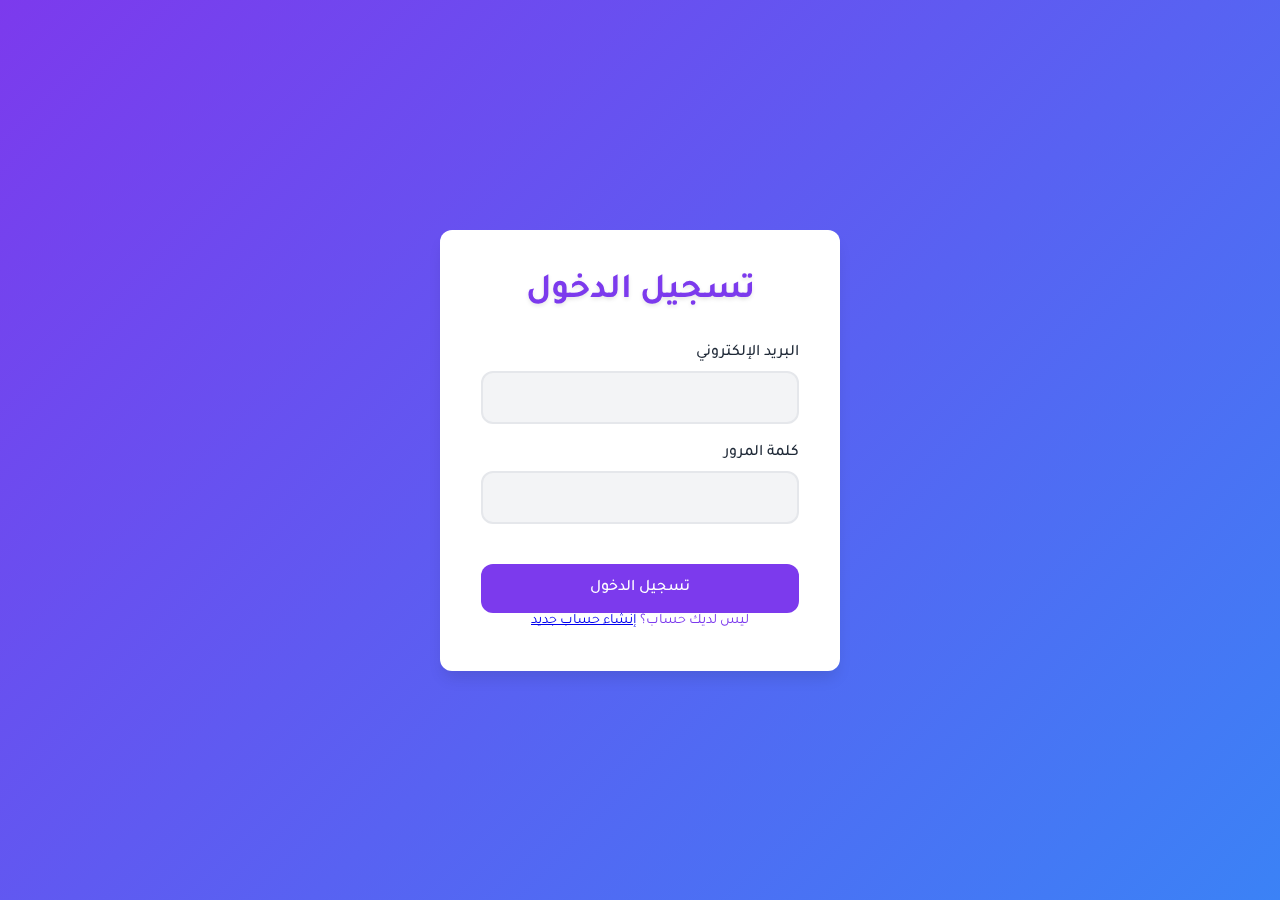
<file: index.html>
<!DOCTYPE html>
<html lang="ar" dir="rtl">
<head>
    <meta charset="UTF-8">
    <meta name="viewport" content="width=device-width, initial-scale=1.0">
    <title>قائمة المهام</title>
    <link rel="stylesheet" href="style.css">
    <link rel="stylesheet" href="auth.css">
    <link rel="stylesheet" href="https://cdnjs.cloudflare.com/ajax/libs/font-awesome/6.4.0/css/all.min.css">
</head>
<body>
    <div class="container">
        <header>
            <div class="profile-section">
                <div class="profile-image" id="profile-image"></div>
                <div class="profile-info">
                    <div class="profile-name" id="profile-name"></div>
                    <div class="profile-email" id="profile-email"></div>
                </div>
                <button class="logout-btn" onclick="logout()">
                    <i class="fas fa-sign-out-alt"></i>
                </button>
            </div>
            <h1>قائمة المهام</h1>
            <form id="task-form">
                <textarea id="task-input" placeholder="أضف مهمة أو اكتب وصفاً لما تريد عمله..." required></textarea>
                <div class="form-buttons">
                    <button type="submit" class="add-btn">
                        <i class="fas fa-plus"></i>
                        إضافة مهمة
                    </button>
                    <button type="button" id="generate-tasks-btn" class="generate-btn">
                        <i class="fas fa-magic"></i>
                        توليد مهام ذكية
                    </button>
                </div>
            </form>
        </header>
        
        <div class="tasks-container">
            <div class="filters">
                <button class="filter-btn active" data-filter="all">الكل</button>
                <button class="filter-btn" data-filter="active">النشطة</button>
                <button class="filter-btn" data-filter="completed">المكتملة</button>
            </div>
            
            <div id="tasks-groups"></div>
            
            <div class="tasks-info">
                <span id="tasks-count">0 مهام متبقية</span>
                <button id="clear-completed">حذف المكتملة</button>
            </div>
        </div>

        <!-- نافذة منبثقة للمهام المولدة -->
        <div id="ai-modal" class="modal">
            <div class="modal-content">
                <h2>المهام المقترحة</h2>
                <div id="generated-tasks"></div>
                <div class="modal-buttons">
                    <button id="add-selected-tasks" class="primary-btn">إضافة المهام المحددة</button>
                    <button id="close-modal" class="secondary-btn">إغلاق</button>
                </div>
            </div>
        </div>
    </div>
    <script src="auth.js"></script>
    <script src="ai-service.js"></script>
    <script src="script.js"></script>
</body>
</html>
</file>
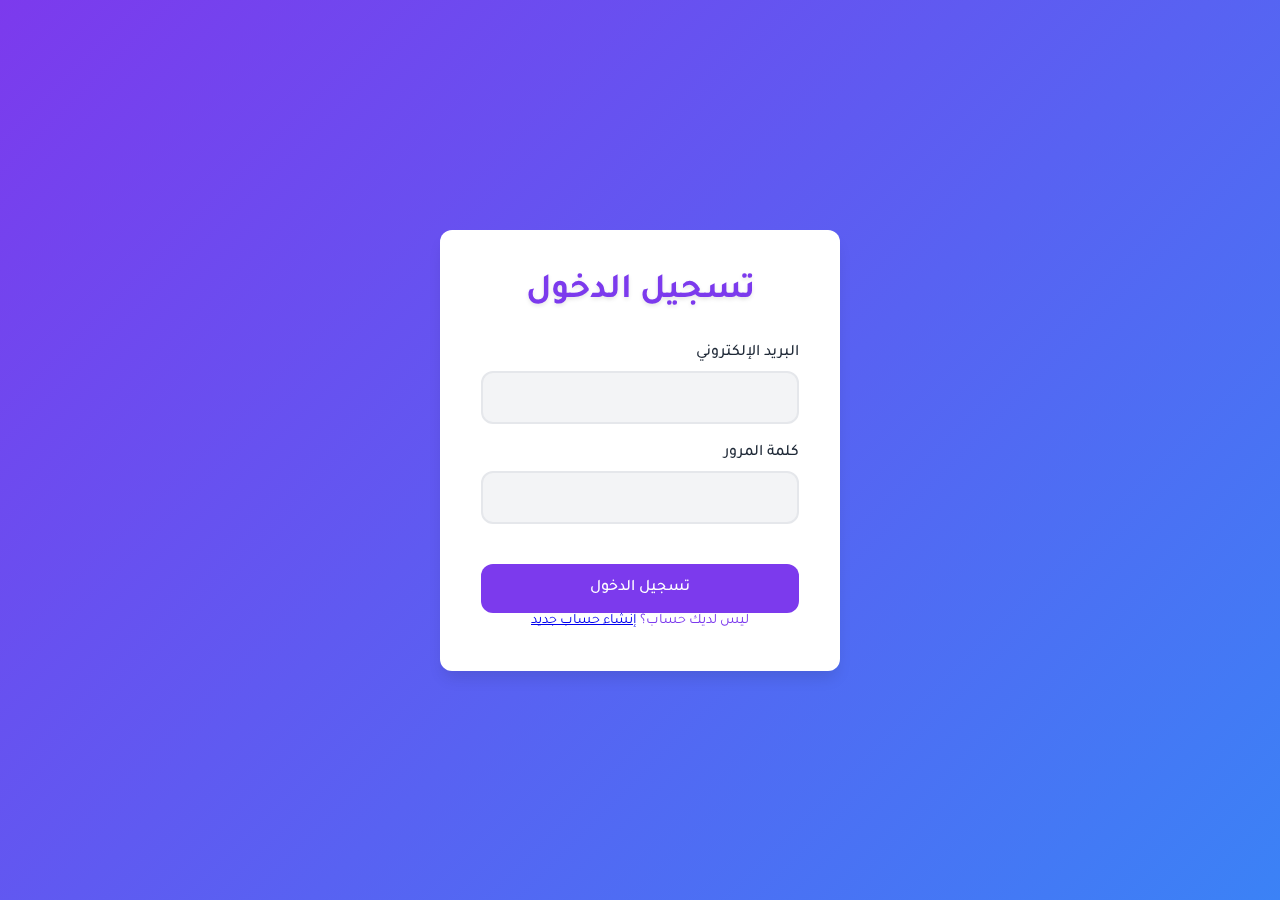
<file: login.html>
<!DOCTYPE html>
<html lang="ar" dir="rtl">
<head>
    <meta charset="UTF-8">
    <meta name="viewport" content="width=device-width, initial-scale=1.0">
    <title>تسجيل الدخول - قائمة المهام</title>
    <link rel="stylesheet" href="style.css">
    <link rel="stylesheet" href="auth.css">
    <link rel="stylesheet" href="https://cdnjs.cloudflare.com/ajax/libs/font-awesome/6.4.0/css/all.min.css">
</head>
<body>
    <div class="container auth-container">
        <div class="auth-box">
            <h1>تسجيل الدخول</h1>
            <form id="login-form" class="auth-form">
                <div class="form-group">
                    <label for="email">البريد الإلكتروني</label>
                    <input type="email" id="email" required>
                </div>
                <div class="form-group">
                    <label for="password">كلمة المرور</label>
                    <input type="password" id="password" required>
                </div>
                <button type="submit" class="auth-btn">تسجيل الدخول</button>
            </form>
            <p class="auth-link">ليس لديك حساب؟ <a href="register.html">إنشاء حساب جديد</a></p>
        </div>
    </div>
    <script src="auth.js"></script>
</body>
</html>
</file>
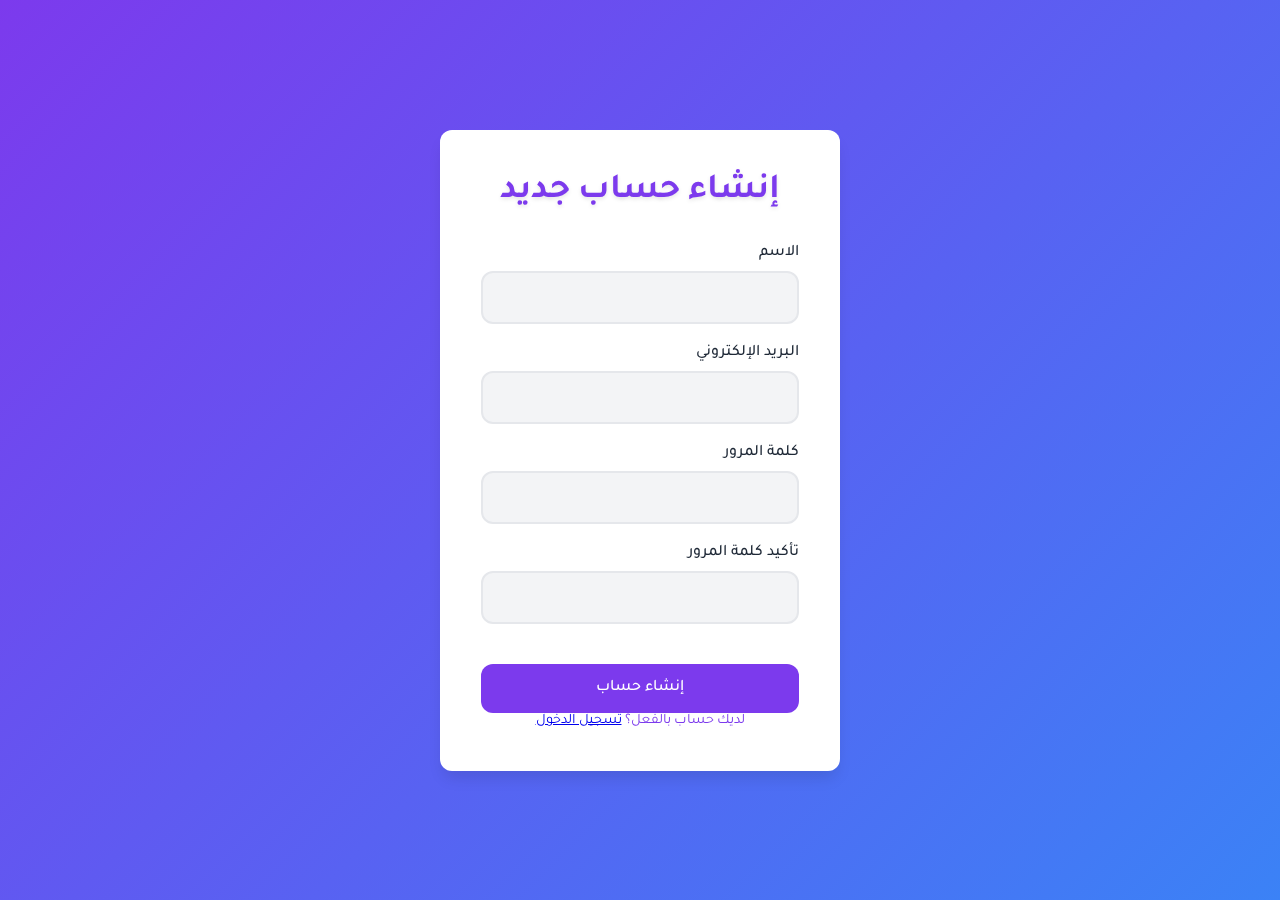
<file: register.html>
<!DOCTYPE html>
<html lang="ar" dir="rtl">
<head>
    <meta charset="UTF-8">
    <meta name="viewport" content="width=device-width, initial-scale=1.0">
    <title>إنشاء حساب جديد - قائمة المهام</title>
    <link rel="stylesheet" href="style.css">
    <link rel="stylesheet" href="auth.css">
    <link rel="stylesheet" href="https://cdnjs.cloudflare.com/ajax/libs/font-awesome/6.4.0/css/all.min.css">
</head>
<body>
    <div class="container auth-container">
        <div class="auth-box">
            <h1>إنشاء حساب جديد</h1>
            <form id="register-form" class="auth-form">
                <div class="form-group">
                    <label for="name">الاسم</label>
                    <input type="text" id="name" required>
                </div>
                <div class="form-group">
                    <label for="email">البريد الإلكتروني</label>
                    <input type="email" id="email" required>
                </div>
                <div class="form-group">
                    <label for="password">كلمة المرور</label>
                    <input type="password" id="password" required>
                </div>
                <div class="form-group">
                    <label for="confirm-password">تأكيد كلمة المرور</label>
                    <input type="password" id="confirm-password" required>
                </div>
                <button type="submit" class="auth-btn">إنشاء حساب</button>
            </form>
            <p class="auth-link">لديك حساب بالفعل؟ <a href="login.html">تسجيل الدخول</a></p>
        </div>
    </div>
    <script src="auth.js"></script>
</body>
</html>
</file>
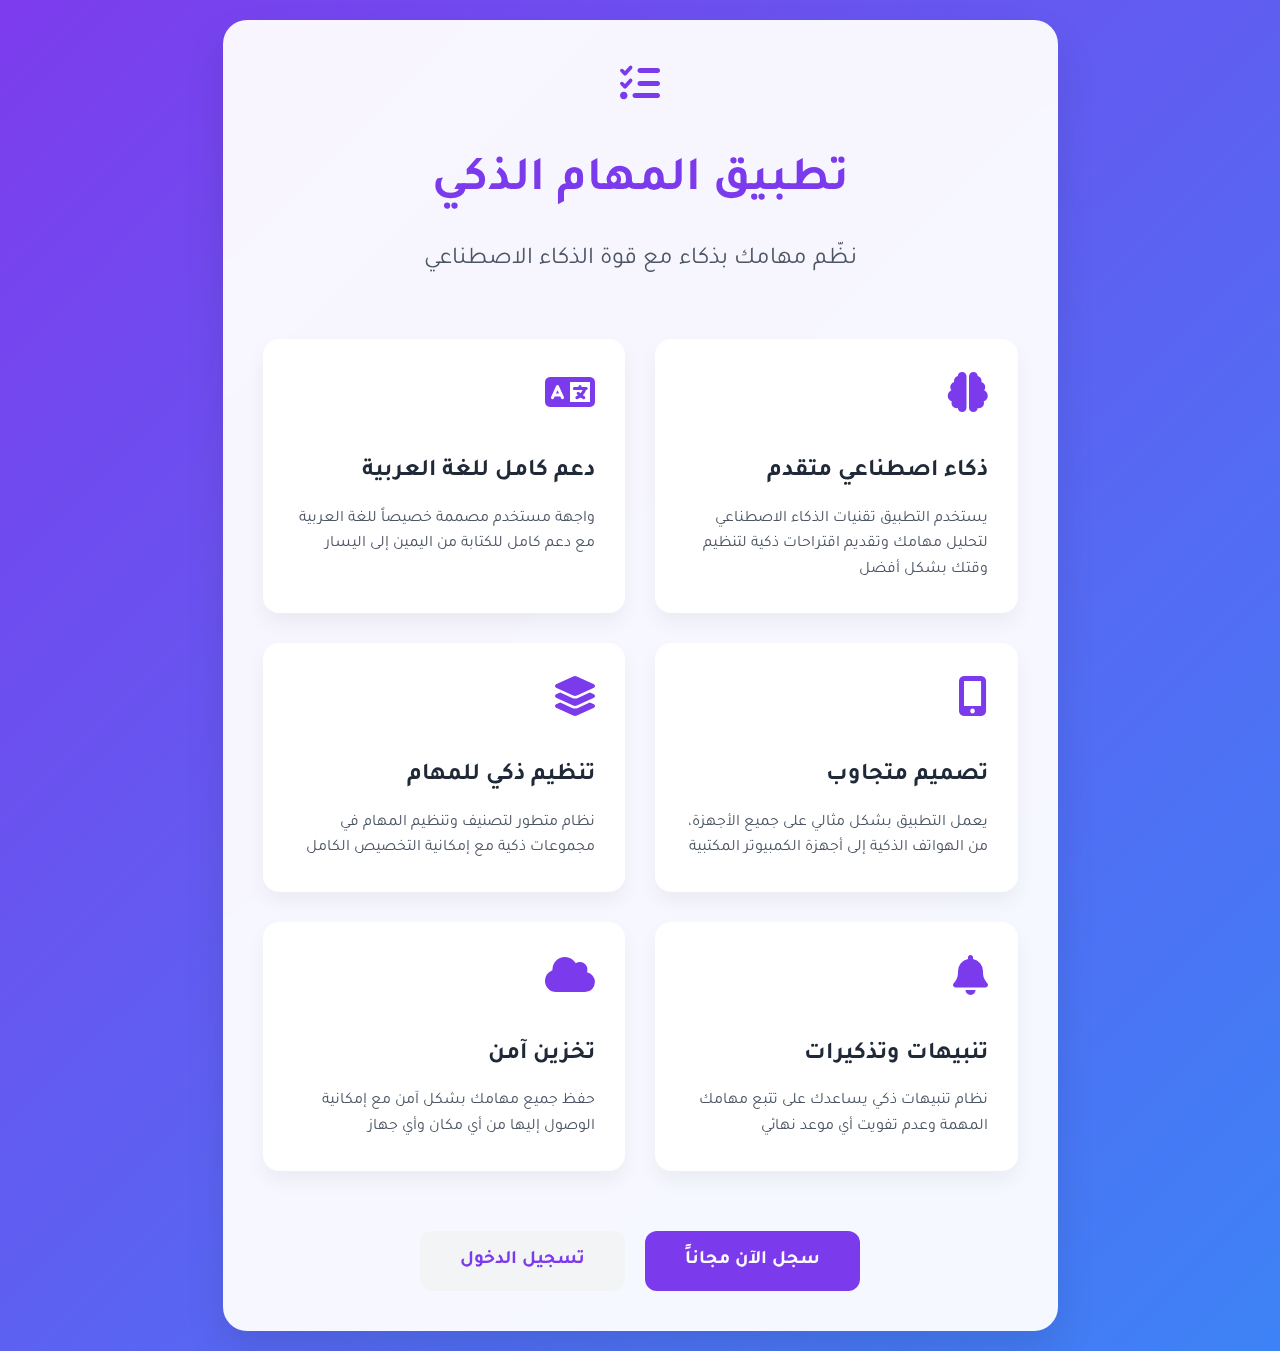
<file: welcome.html>
<!DOCTYPE html>
<html lang="ar" dir="rtl">
<head>
    <meta charset="UTF-8">
    <meta name="viewport" content="width=device-width, initial-scale=1.0">
    <title>مرحباً بك في تطبيق المهام الذكي</title>
    <link rel="stylesheet" href="https://cdnjs.cloudflare.com/ajax/libs/font-awesome/6.0.0/css/all.min.css">
    <style>
        @import url('https://fonts.googleapis.com/css2?family=Cairo:wght@400;600;700&family=Tajawal:wght@400;500;700&display=swap');

        :root {
            --primary-color: #7c3aed;
            --primary-light: #8b5cf6;
            --primary-dark: #6d28d9;
            --secondary-color: #10b981;
            --background-color: #f3f4f6;
            --surface-color: #ffffff;
            --text-primary: #1f2937;
            --text-secondary: #4b5563;
        }

        * {
            margin: 0;
            padding: 0;
            box-sizing: border-box;
            font-family: 'Tajawal', 'Cairo', sans-serif;
        }

        body {
            background: linear-gradient(135deg, #7c3aed 0%, #3b82f6 100%);
            color: var(--text-primary);
            line-height: 1.6;
        }

        .hero {
            min-height: 100vh;
            display: flex;
            align-items: center;
            justify-content: center;
            padding: 20px;
            position: relative;
            overflow: hidden;
        }

        .hero::before {
            content: '';
            position: absolute;
            width: 200%;
            height: 200%;
            background: url('data:image/svg+xml,<svg xmlns="http://www.w3.org/2000/svg" viewBox="0 0 100 100"><circle cx="50" cy="50" r="40" fill="rgba(255,255,255,0.1)"/></svg>');
            animation: rotate 240s linear infinite;
            opacity: 0.1;
        }

        @keyframes rotate {
            0% { transform: rotate(0deg); }
            100% { transform: rotate(360deg); }
        }

        .container {
            max-width: 1200px;
            margin: 0 auto;
            padding: 40px;
            background: rgba(255, 255, 255, 0.95);
            border-radius: 24px;
            box-shadow: 0 20px 40px rgba(0, 0, 0, 0.1);
            backdrop-filter: blur(10px);
            position: relative;
            z-index: 1;
        }

        .header {
            text-align: center;
            margin-bottom: 60px;
        }

        .logo {
            font-size: 2.5em;
            color: var(--primary-color);
            margin-bottom: 20px;
        }

        h1 {
            font-size: 3em;
            color: var(--primary-color);
            margin-bottom: 20px;
            font-weight: 700;
        }

        .subtitle {
            font-size: 1.5em;
            color: var(--text-secondary);
            margin-bottom: 40px;
        }

        .features {
            display: grid;
            grid-template-columns: repeat(auto-fit, minmax(300px, 1fr));
            gap: 30px;
            margin-bottom: 60px;
        }

        .feature-card {
            background: white;
            padding: 30px;
            border-radius: 16px;
            box-shadow: 0 10px 20px rgba(0, 0, 0, 0.05);
            transition: transform 0.3s ease;
        }

        .feature-card:hover {
            transform: translateY(-5px);
        }

        .feature-icon {
            font-size: 2.5em;
            color: var(--primary-color);
            margin-bottom: 20px;
        }

        .feature-title {
            font-size: 1.5em;
            color: var(--text-primary);
            margin-bottom: 15px;
            font-weight: 600;
        }

        .feature-description {
            color: var(--text-secondary);
            line-height: 1.6;
        }

        .cta {
            text-align: center;
            margin-top: 60px;
        }

        .cta-buttons {
            display: flex;
            gap: 20px;
            justify-content: center;
            flex-wrap: wrap;
        }

        .btn {
            padding: 15px 40px;
            border-radius: 12px;
            font-size: 1.2em;
            font-weight: 600;
            text-decoration: none;
            transition: all 0.3s ease;
        }

        .btn-primary {
            background: var(--primary-color);
            color: white;
        }

        .btn-primary:hover {
            background: var(--primary-dark);
            transform: translateY(-2px);
        }

        .btn-secondary {
            background: var(--background-color);
            color: var(--primary-color);
        }

        .btn-secondary:hover {
            background: #e5e7eb;
            transform: translateY(-2px);
        }

        @media (max-width: 768px) {
            .container {
                padding: 20px;
            }

            h1 {
                font-size: 2em;
            }

            .subtitle {
                font-size: 1.2em;
            }

            .features {
                grid-template-columns: 1fr;
            }

            .cta-buttons {
                flex-direction: column;
            }

            .btn {
                width: 100%;
            }
        }
    </style>
</head>
<body>
    <div class="hero">
        <div class="container">
            <header class="header">
                <div class="logo">
                    <i class="fas fa-tasks"></i>
                </div>
                <h1>تطبيق المهام الذكي</h1>
                <p class="subtitle">نظّم مهامك بذكاء مع قوة الذكاء الاصطناعي</p>
            </header>

            <div class="features">
                <div class="feature-card">
                    <div class="feature-icon">
                        <i class="fas fa-brain"></i>
                    </div>
                    <h3 class="feature-title">ذكاء اصطناعي متقدم</h3>
                    <p class="feature-description">
                        يستخدم التطبيق تقنيات الذكاء الاصطناعي لتحليل مهامك وتقديم اقتراحات ذكية لتنظيم وقتك بشكل أفضل
                    </p>
                </div>

                <div class="feature-card">
                    <div class="feature-icon">
                        <i class="fas fa-language"></i>
                    </div>
                    <h3 class="feature-title">دعم كامل للغة العربية</h3>
                    <p class="feature-description">
                        واجهة مستخدم مصممة خصيصاً للغة العربية مع دعم كامل للكتابة من اليمين إلى اليسار
                    </p>
                </div>

                <div class="feature-card">
                    <div class="feature-icon">
                        <i class="fas fa-mobile-alt"></i>
                    </div>
                    <h3 class="feature-title">تصميم متجاوب</h3>
                    <p class="feature-description">
                        يعمل التطبيق بشكل مثالي على جميع الأجهزة، من الهواتف الذكية إلى أجهزة الكمبيوتر المكتبية
                    </p>
                </div>

                <div class="feature-card">
                    <div class="feature-icon">
                        <i class="fas fa-layer-group"></i>
                    </div>
                    <h3 class="feature-title">تنظيم ذكي للمهام</h3>
                    <p class="feature-description">
                        نظام متطور لتصنيف وتنظيم المهام في مجموعات ذكية مع إمكانية التخصيص الكامل
                    </p>
                </div>

                <div class="feature-card">
                    <div class="feature-icon">
                        <i class="fas fa-bell"></i>
                    </div>
                    <h3 class="feature-title">تنبيهات وتذكيرات</h3>
                    <p class="feature-description">
                        نظام تنبيهات ذكي يساعدك على تتبع مهامك المهمة وعدم تفويت أي موعد نهائي
                    </p>
                </div>

                <div class="feature-card">
                    <div class="feature-icon">
                        <i class="fas fa-cloud"></i>
                    </div>
                    <h3 class="feature-title">تخزين آمن</h3>
                    <p class="feature-description">
                        حفظ جميع مهامك بشكل آمن مع إمكانية الوصول إليها من أي مكان وأي جهاز
                    </p>
                </div>
            </div>

            <div class="cta">
                <div class="cta-buttons">
                    <a href="register.html" class="btn btn-primary">سجل الآن مجاناً</a>
                    <a href="login.html" class="btn btn-secondary">تسجيل الدخول</a>
                </div>
            </div>
        </div>
    </div>
</body>
</html>
</file>
<file: style.css>
@import url('https://fonts.googleapis.com/css2?family=Cairo:wght@400;600;700&family=Tajawal:wght@400;500;700&display=swap');

:root {
    --primary-color: #7c3aed;
    --primary-light: #8b5cf6;
    --primary-dark: #6d28d9;
    --secondary-color: #10b981;
    --background-color: #f3f4f6;
    --surface-color: #ffffff;
    --text-primary: #1f2937;
    --text-secondary: #4b5563;
    --error-color: #ef4444;
    --border-radius: 12px;
    --shadow-sm: 0 1px 3px rgba(0, 0, 0, 0.1);
    --shadow-md: 0 4px 6px -1px rgba(0, 0, 0, 0.1);
    --shadow-lg: 0 10px 15px -3px rgba(0, 0, 0, 0.1);
}

* {
    margin: 0;
    padding: 0;
    box-sizing: border-box;
    font-family: 'Tajawal', 'Cairo', sans-serif;
}

body {
    background: linear-gradient(135deg, #7c3aed 0%, #3b82f6 100%);
    min-height: 100vh;
    display: flex;
    justify-content: center;
    align-items: center;
    padding: 20px;
    color: var(--text-primary);
}

.container {
    background-color: var(--surface-color);
    border-radius: var(--border-radius);
    box-shadow: var(--shadow-lg);
    width: 100%;
    max-width: 800px;
    padding: 30px;
    position: relative;
    backdrop-filter: blur(10px);
    border: 1px solid rgba(255, 255, 255, 0.2);
}

header {
    text-align: center;
    margin-bottom: 40px;
}

.profile-section {
    display: flex;
    align-items: center;
    gap: 15px;
    background-color: var(--background-color);
    padding: 15px;
    border-radius: var(--border-radius);
    margin-bottom: 30px;
    transition: transform 0.3s ease;
}

.profile-section:hover {
    transform: translateY(-2px);
}

.profile-image {
    width: 50px;
    height: 50px;
    border-radius: 50%;
    background: linear-gradient(135deg, var(--primary-color), var(--primary-light));
    display: flex;
    align-items: center;
    justify-content: center;
    color: white;
    font-weight: bold;
    font-size: 20px;
    box-shadow: var(--shadow-md);
}

.profile-info {
    flex: 1;
}

.profile-name {
    font-weight: 700;
    color: var(--text-primary);
    font-size: 1.1em;
}

.profile-email {
    color: var(--text-secondary);
    font-size: 0.9em;
}

h1 {
    color: var(--primary-color);
    margin-bottom: 30px;
    font-weight: 700;
    font-size: 2.2em;
    text-shadow: 0 2px 4px rgba(0, 0, 0, 0.1);
}

#task-form {
    display: flex;
    flex-direction: column;
    gap: 20px;
}

#task-input {
    width: 100%;
    padding: 20px;
    border: 2px solid #e5e7eb;
    border-radius: var(--border-radius);
    font-size: 1em;
    transition: all 0.3s ease;
    resize: vertical;
    min-height: 120px;
    background-color: var(--background-color);
}

#task-input:focus {
    outline: none;
    border-color: var(--primary-color);
    box-shadow: 0 0 0 3px rgba(124, 58, 237, 0.1);
}

.form-buttons {
    display: flex;
    gap: 15px;
    justify-content: center;
}

.add-btn, .generate-btn {
    padding: 15px 30px;
    border: none;
    border-radius: var(--border-radius);
    cursor: pointer;
    font-size: 1em;
    font-weight: 500;
    display: flex;
    align-items: center;
    gap: 10px;
    transition: all 0.3s ease;
}

.add-btn {
    background-color: var(--primary-color);
    color: white;
}

.add-btn:hover {
    background-color: var(--primary-dark);
    transform: translateY(-2px);
}

.generate-btn {
    background-color: var(--background-color);
    color: var(--text-primary);
}

.generate-btn:hover {
    background-color: #e5e7eb;
    transform: translateY(-2px);
}

.filters {
    display: flex;
    justify-content: center;
    gap: 15px;
    margin: 40px 0;
}

.filter-btn {
    background: none;
    border: none;
    color: var(--text-secondary);
    cursor: pointer;
    padding: 10px 20px;
    border-radius: 20px;
    transition: all 0.3s ease;
    font-weight: 500;
}

.filter-btn:hover {
    background-color: var(--background-color);
    color: var(--primary-color);
}

.filter-btn.active {
    background-color: var(--primary-color);
    color: white;
}

.tasks-group {
    background-color: var(--background-color);
    border-radius: var(--border-radius);
    padding: 20px;
    margin-bottom: 25px;
    transition: transform 0.3s ease;
}

.tasks-group:hover {
    transform: translateY(-2px);
}

.group-header {
    display: flex;
    justify-content: space-between;
    align-items: center;
    margin-bottom: 20px;
    padding-bottom: 15px;
    border-bottom: 2px solid #e5e7eb;
}

.group-title {
    font-weight: 700;
    color: var(--primary-color);
    font-size: 1.2em;
}

.task-item {
    display: flex;
    align-items: center;
    padding: 15px;
    background-color: var(--surface-color);
    border-radius: var(--border-radius);
    margin-bottom: 10px;
    transition: all 0.3s ease;
    box-shadow: var(--shadow-sm);
}

.task-item:hover {
    transform: translateX(-5px);
    box-shadow: var(--shadow-md);
}

.task-checkbox {
    margin-left: 15px;
    width: 20px;
    height: 20px;
    cursor: pointer;
    border-radius: 6px;
    border: 2px solid var(--primary-color);
    appearance: none;
    transition: all 0.3s ease;
    position: relative;
}

.task-checkbox:checked {
    background-color: var(--primary-color);
}

.task-checkbox:checked::after {
    content: '✓';
    position: absolute;
    color: white;
    font-size: 14px;
    top: 50%;
    left: 50%;
    transform: translate(-50%, -50%);
}

.task-text {
    flex: 1;
    color: var(--text-primary);
    font-size: 1em;
    transition: all 0.3s ease;
}

.completed .task-text {
    text-decoration: line-through;
    color: var(--text-secondary);
}

.delete-btn {
    background: none;
    border: none;
    color: var(--error-color);
    cursor: pointer;
    padding: 8px;
    opacity: 0.7;
    transition: all 0.3s ease;
    border-radius: 50%;
}

.delete-btn:hover {
    opacity: 1;
    background-color: #fee2e2;
}

.tasks-info {
    display: flex;
    justify-content: space-between;
    align-items: center;
    margin-top: 30px;
    padding-top: 20px;
    border-top: 2px solid #e5e7eb;
    color: var(--text-secondary);
    font-size: 0.9em;
}

#clear-completed {
    background: none;
    border: none;
    color: var(--error-color);
    cursor: pointer;
    font-size: 0.9em;
    transition: all 0.3s ease;
    padding: 8px 16px;
    border-radius: var(--border-radius);
}

#clear-completed:hover {
    background-color: #fee2e2;
}

.modal {
    display: none;
    position: fixed;
    top: 0;
    left: 0;
    width: 100%;
    height: 100%;
    background-color: rgba(0, 0, 0, 0.5);
    z-index: 1000;
    backdrop-filter: blur(5px);
}

.modal-content {
    background-color: var(--surface-color);
    border-radius: var(--border-radius);
    padding: 30px;
    width: 90%;
    max-width: 600px;
    position: absolute;
    top: 50%;
    left: 50%;
    transform: translate(-50%, -50%);
    box-shadow: var(--shadow-lg);
}

.modal h2 {
    margin-bottom: 25px;
    color: var(--primary-color);
    text-align: center;
    font-size: 1.5em;
    font-weight: 700;
}

.generated-task-group {
    background-color: var(--background-color);
    border-radius: var(--border-radius);
    padding: 20px;
    margin-bottom: 20px;
}

.generated-task-item {
    display: flex;
    align-items: center;
    gap: 15px;
    padding: 12px;
    background-color: var(--surface-color);
    border-radius: var(--border-radius);
    margin-bottom: 10px;
    transition: all 0.3s ease;
}

.generated-task-item:hover {
    transform: translateX(-5px);
}

.modal-buttons {
    display: flex;
    justify-content: center;
    gap: 15px;
    margin-top: 30px;
}

.primary-btn, .secondary-btn {
    padding: 12px 25px;
    border: none;
    border-radius: var(--border-radius);
    cursor: pointer;
    font-size: 1em;
    transition: all 0.3s ease;
    font-weight: 500;
}

.primary-btn {
    background-color: var(--primary-color);
    color: white;
}

.primary-btn:hover {
    background-color: var(--primary-dark);
    transform: translateY(-2px);
}

.secondary-btn {
    background-color: var(--background-color);
    color: var(--text-primary);
}

.secondary-btn:hover {
    background-color: #e5e7eb;
    transform: translateY(-2px);
}

.loading-spinner {
    display: inline-block;
    width: 24px;
    height: 24px;
    border: 3px solid rgba(255, 255, 255, 0.3);
    border-radius: 50%;
    border-top-color: white;
    animation: spin 1s linear infinite;
}

@keyframes spin {
    0% { transform: rotate(0deg); }
    100% { transform: rotate(360deg); }
}

/* تحسينات للأجهزة المحمولة */
@media (max-width: 640px) {
    .container {
        padding: 20px;
    }

    h1 {
        font-size: 1.8em;
    }

    .form-buttons {
        flex-direction: column;
    }

    .add-btn, .generate-btn {
        width: 100%;
        justify-content: center;
    }

    .filters {
        flex-wrap: wrap;
    }

    .profile-section {
        flex-direction: column;
        text-align: center;
    }

    .modal-content {
        width: 95%;
        padding: 20px;
    }
}
</file>
<file: auth.css>
@import url('https://fonts.googleapis.com/css2?family=Cairo:wght@400;600;700&family=Tajawal:wght@400;500;700&display=swap');

:root {
    --primary-color: #7c3aed;
    --primary-light: #8b5cf6;
    --primary-dark: #6d28d9;
    --secondary-color: #10b981;
    --background-color: #f3f4f6;
    --surface-color: #ffffff;
    --text-primary: #1f2937;
    --text-secondary: #4b5563;
    --error-color: #ef4444;
    --border-radius: 12px;
    --shadow-sm: 0 1px 3px rgba(0, 0, 0, 0.1);
    --shadow-md: 0 4px 6px -1px rgba(0, 0, 0, 0.1);
    --shadow-lg: 0 10px 15px -3px rgba(0, 0, 0, 0.1);
}

* {
    margin: 0;
    padding: 0;
    box-sizing: border-box;
    font-family: 'Tajawal', 'Cairo', sans-serif;
}

body {
    background: linear-gradient(135deg, #7c3aed 0%, #3b82f6 100%);
    min-height: 100vh;
    display: flex;
    justify-content: center;
    align-items: center;
    padding: 20px;
    direction: rtl;
}

.auth-container {
    background-color: var(--surface-color);
    border-radius: var(--border-radius);
    box-shadow: var(--shadow-lg);
    width: 100%;
    max-width: 400px;
    padding: 40px;
    text-align: center;
    position: relative;
    backdrop-filter: blur(10px);
    border: 1px solid rgba(255, 255, 255, 0.2);
}

.auth-header {
    margin-bottom: 40px;
}

.auth-header h1 {
    color: var(--primary-color);
    font-size: 2em;
    font-weight: 700;
    margin-bottom: 10px;
}

.auth-header p {
    color: var(--text-secondary);
    font-size: 1em;
}

.auth-form {
    display: flex;
    flex-direction: column;
    gap: 20px;
}

.form-group {
    text-align: right;
}

.form-group label {
    display: block;
    margin-bottom: 8px;
    color: var(--text-primary);
    font-weight: 500;
}

.form-group input {
    width: 100%;
    padding: 15px;
    border: 2px solid #e5e7eb;
    border-radius: var(--border-radius);
    font-size: 1em;
    transition: all 0.3s ease;
    background-color: var(--background-color);
}

.form-group input:focus {
    outline: none;
    border-color: var(--primary-color);
    box-shadow: 0 0 0 3px rgba(124, 58, 237, 0.1);
}

.auth-btn {
    background-color: var(--primary-color);
    color: white;
    padding: 15px;
    border: none;
    border-radius: var(--border-radius);
    font-size: 1em;
    font-weight: 500;
    cursor: pointer;
    transition: all 0.3s ease;
    margin-top: 20px;
}

.auth-btn:hover {
    background-color: var(--primary-dark);
    transform: translateY(-2px);
}

.auth-links {
    margin-top: 30px;
    display: flex;
    justify-content: center;
    gap: 20px;
}

.auth-link {
    color: var(--primary-color);
    text-decoration: none;
    font-size: 0.9em;
    transition: all 0.3s ease;
}

.auth-link:hover {
    color: var(--primary-dark);
    text-decoration: underline;
}

.error-message {
    color: var(--error-color);
    background-color: #fee2e2;
    padding: 12px;
    border-radius: var(--border-radius);
    margin-bottom: 20px;
    display: none;
}

.success-message {
    color: var(--secondary-color);
    background-color: #d1fae5;
    padding: 12px;
    border-radius: var(--border-radius);
    margin-bottom: 20px;
    display: none;
}

/* تحسينات للأجهزة المحمولة */
@media (max-width: 480px) {
    .auth-container {
        padding: 30px 20px;
    }

    .auth-header h1 {
        font-size: 1.8em;
    }

    .auth-links {
        flex-direction: column;
        gap: 10px;
    }
}
</file>
